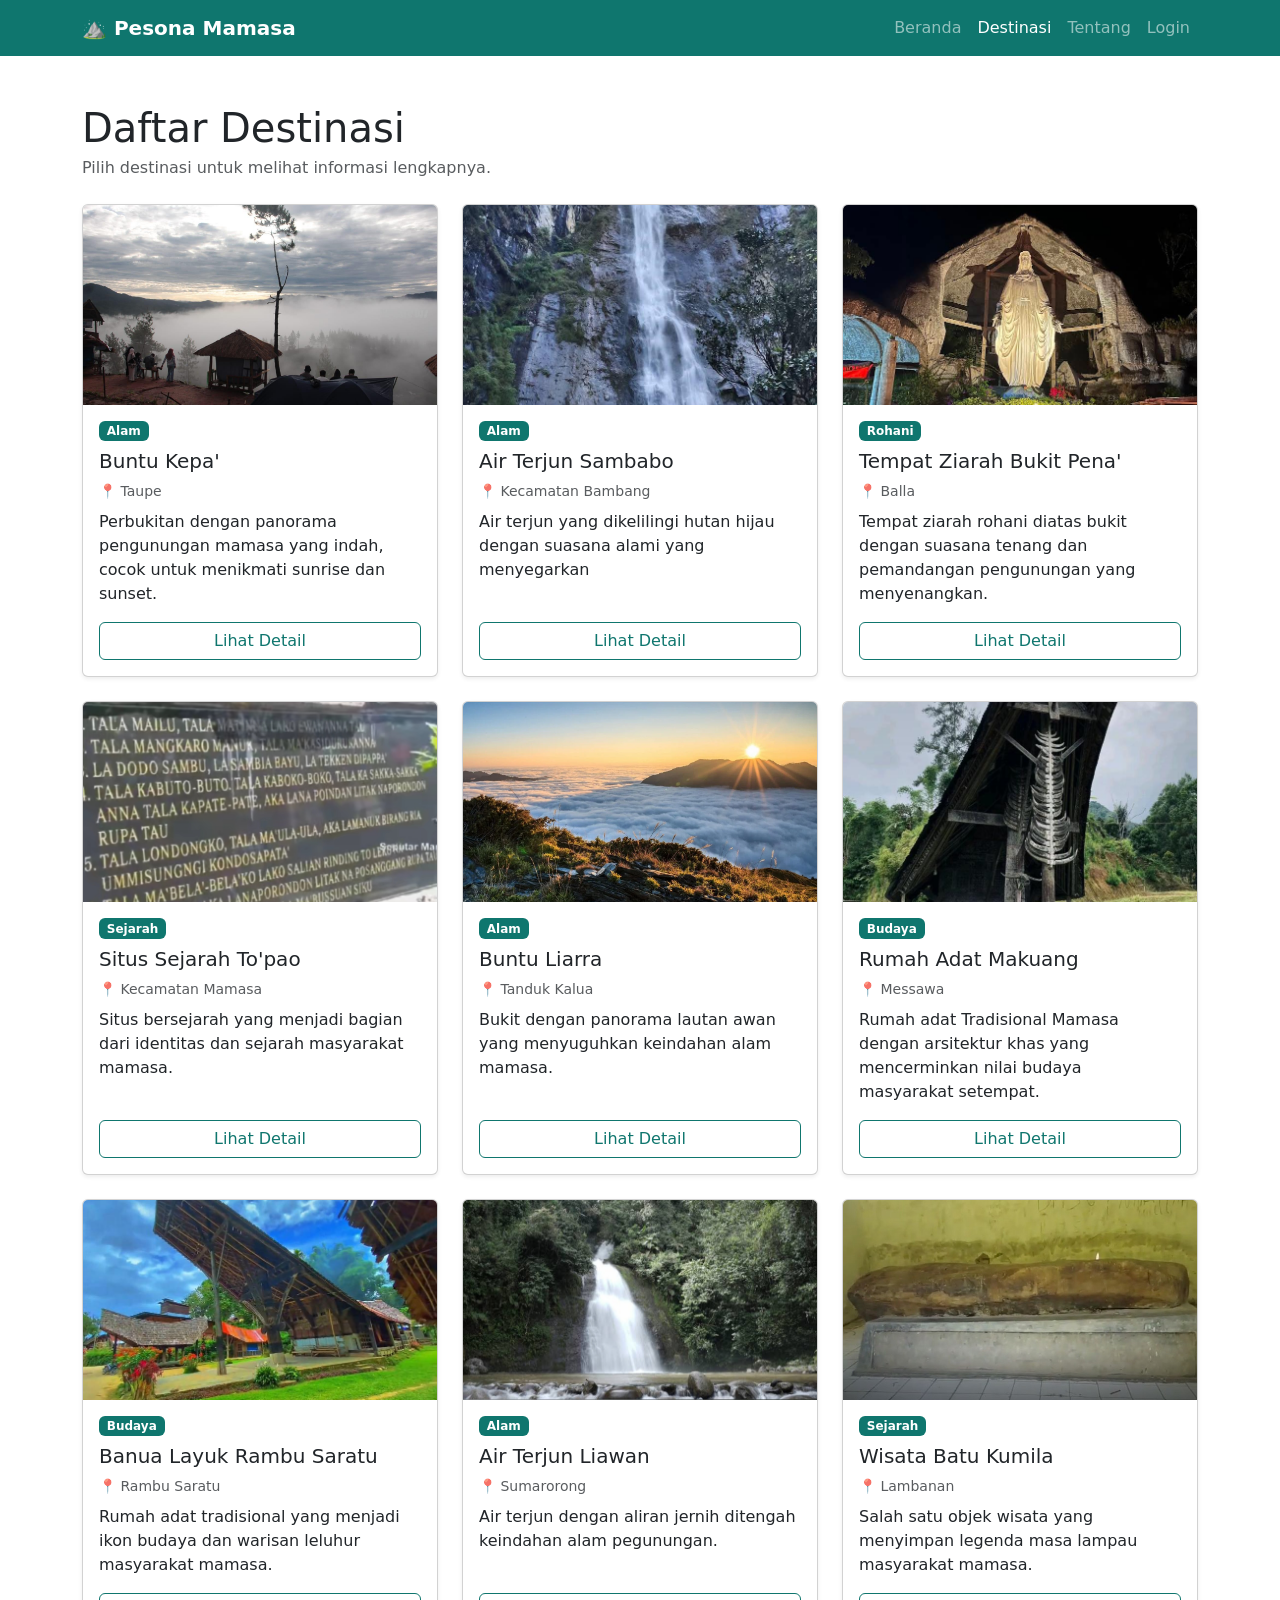
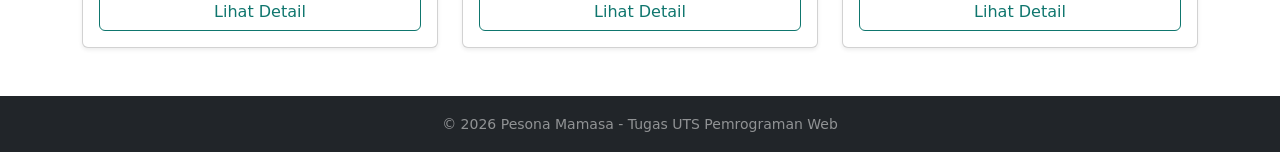
<file: destination.html>
<!DOCTYPE html>
<html lang="id">
<head>
  <meta charset="UTF-8">
  <meta name="viewport" content="width=device-width, initial-scale=1">
  <title>Destinasi | Pesona Mamasa</title>
  <link href="https://cdn.jsdelivr.net/npm/bootstrap@5.3.3/dist/css/bootstrap.min.css" rel="stylesheet">
  <link href="style.css" rel="stylesheet">
</head>
<body>
  <nav class="navbar navbar-expand-lg navbar-dark bg-teal sticky-top">
    <div class="container">
      <a class="navbar-brand fw-bold" href="index.html">⛰️ Pesona Mamasa</a>
      <button class="navbar-toggler" type="button" data-bs-toggle="collapse" data-bs-target="#menu">
        <span class="navbar-toggler-icon"></span>
      </button>
      <div class="collapse navbar-collapse" id="menu">
        <ul class="navbar-nav ms-auto">
          <li class="nav-item"><a class="nav-link" href="index.html">Beranda</a></li>
          <li class="nav-item"><a class="nav-link active" href="destination.html">Destinasi</a></li>
          <li class="nav-item"><a class="nav-link" href="tentang.html">Tentang</a></li>
          <li class="nav-item"><a class="nav-link" href="login.html">Login</a></li>
        </ul>
      </div>
    </div>
  </nav>

  <main class="container my-5">
    <h1 class="mb-1">Daftar Destinasi</h1>
    <p class="text-muted mb-4">Pilih destinasi untuk melihat informasi lengkapnya.</p>
    <div class="row g-4">

      <div class="col-md-6 col-lg-4">
        <div class="card h-100 shadow-sm">
          <img src="buntukepa.jpeg" class="card-img-top" alt="Buntu Kepa'">
          <div class="card-body d-flex flex-column">
            <span class="badge bg-teal align-self-start mb-2">Alam</span>
            <h5 class="card-title">Buntu Kepa'</h5>
            <p class="text-muted small mb-2">📍 Taupe</p>
            <p class="card-text">Perbukitan dengan panorama pengunungan mamasa yang indah, cocok untuk menikmati sunrise dan sunset.</p>
            <a href="detail.html?id=buntukepa" class="btn btn-outline-teal mt-auto">Lihat Detail</a>
          </div>
        </div>
      </div>

      <div class="col-md-6 col-lg-4">
        <div class="card h-100 shadow-sm">
          <img src="sambabo.jpeg" class="card-img-top" alt="Air Terjun Sambabo">
          <div class="card-body d-flex flex-column">
            <span class="badge bg-teal align-self-start mb-2">Alam</span>
            <h5 class="card-title">Air Terjun Sambabo</h5>
            <p class="text-muted small mb-2">📍 Kecamatan Bambang</p>
            <p class="card-text">Air terjun yang dikelilingi hutan hijau dengan suasana alami yang menyegarkan</p>
            <a href="detail.html?id=sambabo" class="btn btn-outline-teal mt-auto">Lihat Detail</a>
          </div>
        </div>
      </div>

      <div class="col-md-6 col-lg-4">
        <div class="card h-100 shadow-sm">
          <img src="PatungBukitZiarahPena.jpeg" class="card-img-top" alt="Tempat Ziarah Bukit Pena'">
          <div class="card-body d-flex flex-column">
            <span class="badge bg-teal align-self-start mb-2">Rohani</span>
            <h5 class="card-title">Tempat Ziarah Bukit Pena'</h5>
            <p class="text-muted small mb-2">📍 Balla</p>
            <p class="card-text">Tempat ziarah rohani diatas bukit dengan suasana tenang dan pemandangan pengunungan yang menyenangkan.</p>
            <a href="detail.html?id=balla" class="btn btn-outline-teal mt-auto">Lihat Detail</a>
          </div>
        </div>
      </div>

      <div class="col-md-6 col-lg-4">
        <div class="card h-100 shadow-sm">
          <img src="topao.jpeg" class="card-img-top" alt="Situs Sejarah To'pao">
          <div class="card-body d-flex flex-column">
            <span class="badge bg-teal align-self-start mb-2">Sejarah</span>
            <h5 class="card-title">Situs Sejarah To'pao</h5>
            <p class="text-muted small mb-2">📍 Kecamatan Mamasa</p>
            <p class="card-text">Situs bersejarah yang menjadi bagian dari identitas dan sejarah masyarakat mamasa.</p>
            <a href="detail.html?id=topao" class="btn btn-outline-teal mt-auto">Lihat Detail</a>
          </div>
        </div>
      </div>

      <div class="col-md-6 col-lg-4">
        <div class="card h-100 shadow-sm">
          <img src="BuntuLiarra.webp" class="card-img-top" alt="Buntu Liarra">
          <div class="card-body d-flex flex-column">
            <span class="badge bg-teal align-self-start mb-2">Alam</span>
            <h5 class="card-title">Buntu Liarra</h5>
            <p class="text-muted small mb-2">📍 Tanduk Kalua</p>
            <p class="card-text">Bukit dengan panorama lautan awan yang menyuguhkan keindahan alam mamasa.</p>
            <a href="detail.html?id=buntuliarra" class="btn btn-outline-teal mt-auto">Lihat Detail</a>
          </div>
        </div>
      </div>

      <div class="col-md-6 col-lg-4">
        <div class="card h-100 shadow-sm">
          <img src="RumahAdatMakuang.jpeg" class="card-img-top" alt="Rumah Adat Makuang">
          <div class="card-body d-flex flex-column">
            <span class="badge bg-teal align-self-start mb-2">Budaya</span>
            <h5 class="card-title">Rumah Adat Makuang</h5>
            <p class="text-muted small mb-2">📍 Messawa</p>
            <p class="card-text">Rumah adat Tradisional Mamasa dengan arsitektur khas yang mencerminkan nilai budaya masyarakat setempat.</p>
            <a href="detail.html?id=makuang" class="btn btn-outline-teal mt-auto">Lihat Detail</a>
          </div>
        </div>
      </div>

      <div class="col-md-6 col-lg-4">
        <div class="card h-100 shadow-sm">
          <img src="BanuaLayuk.jpeg" class="card-img-top" alt="Banua Layuk Rambu Saratu">
          <div class="card-body d-flex flex-column">
            <span class="badge bg-teal align-self-start mb-2">Budaya</span>
            <h5 class="card-title">Banua Layuk Rambu Saratu</h5>
            <p class="text-muted small mb-2">📍 Rambu Saratu</p>
            <p class="card-text">Rumah adat tradisional yang menjadi ikon budaya dan warisan leluhur masyarakat mamasa.</p>
            <a href="detail.html?id=banualayuk" class="btn btn-outline-teal mt-auto">Lihat Detail</a>
          </div>
        </div>
      </div>

      <div class="col-md-6 col-lg-4">
        <div class="card h-100 shadow-sm">
          <img src="Liawan.jpeg" class="card-img-top" alt="Air Terjun Liawan">
          <div class="card-body d-flex flex-column">
            <span class="badge bg-teal align-self-start mb-2">Alam</span>
            <h5 class="card-title">Air Terjun Liawan</h5>
            <p class="text-muted small mb-2">📍 Sumarorong</p>
            <p class="card-text">Air terjun dengan aliran jernih ditengah keindahan alam pegunungan.</p>
            <a href="detail.html?id=liawan" class="btn btn-outline-teal mt-auto">Lihat Detail</a>
          </div>
        </div>
      </div>

      <div class="col-md-6 col-lg-4">
        <div class="card h-100 shadow-sm">
          <img src="BatuKumila.jpg" class="card-img-top" alt="Wisata Batu Kumila">
          <div class="card-body d-flex flex-column">
            <span class="badge bg-teal align-self-start mb-2">Sejarah</span>
            <h5 class="card-title">Wisata Batu Kumila</h5>
            <p class="text-muted small mb-2">📍 Lambanan</p>
            <p class="card-text">Salah satu objek wisata yang menyimpan legenda masa lampau masyarakat mamasa.</p>
            <a href="detail.html?id=batukumila" class="btn btn-outline-teal mt-auto">Lihat Detail</a>
          </div>
        </div>
      </div>

    </div>
  </main>

  <footer class="bg-dark text-white-50 text-center py-3 mt-5">
    <small>&copy; 2026 Pesona Mamasa - Tugas UTS Pemrograman Web</small>
  </footer>
  <script src="https://cdn.jsdelivr.net/npm/bootstrap@5.3.3/dist/js/bootstrap.bundle.min.js"></script>
</body>
</html>
</file>
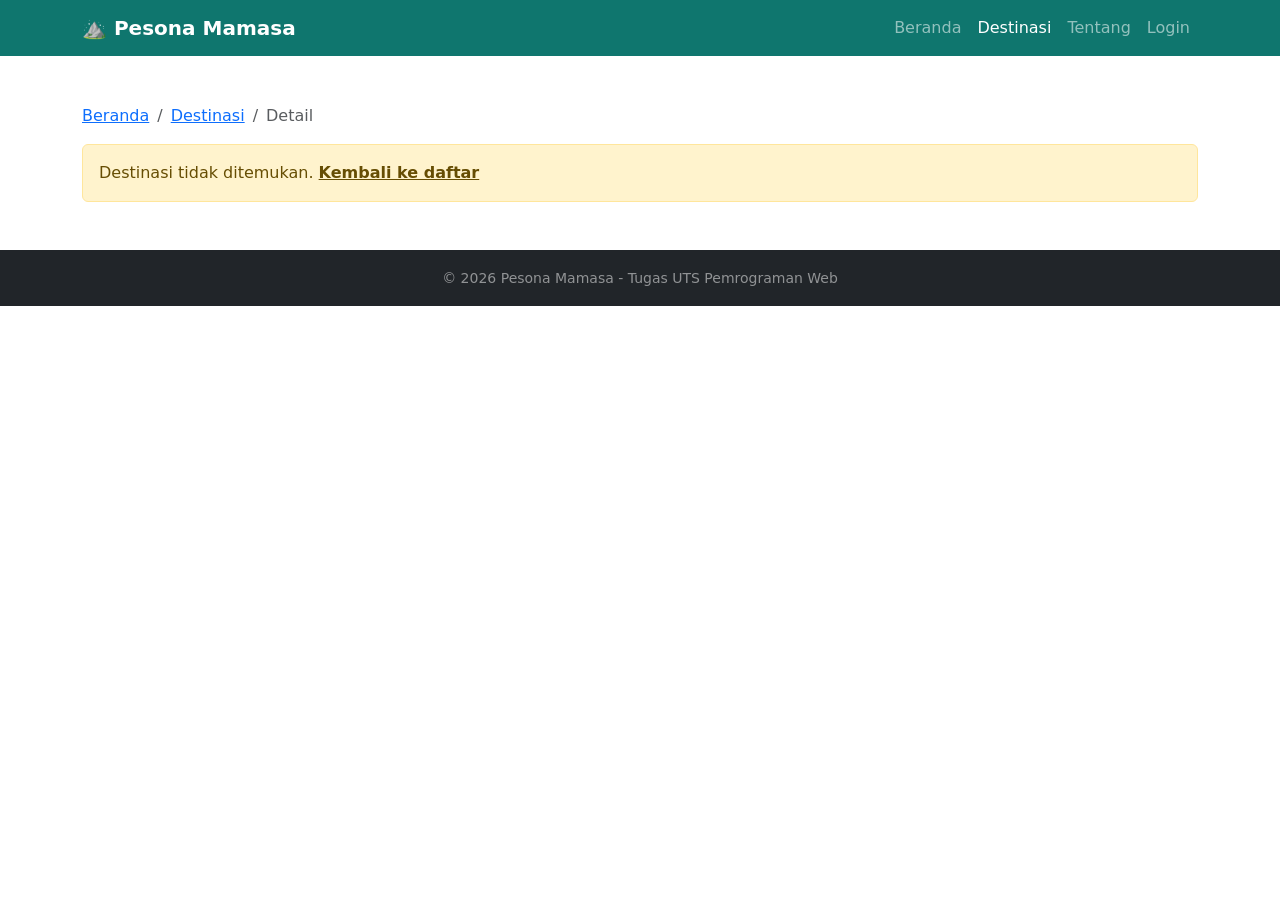
<file: detail.html>
<!DOCTYPE html>
<html lang="id">
<head>
  <meta charset="UTF-8">
  <meta name="viewport" content="width=device-width, initial-scale=1">
  <title>Detail Destinasi | Pesona Mamasa</title>
  <link href="https://cdn.jsdelivr.net/npm/bootstrap@5.3.3/dist/css/bootstrap.min.css" rel="stylesheet">
  <link href="style.css" rel="stylesheet">
</head>
<body>
  <nav class="navbar navbar-expand-lg navbar-dark bg-teal sticky-top">
    <div class="container">
      <a class="navbar-brand fw-bold" href="index.html">⛰️ Pesona Mamasa</a>
      <button class="navbar-toggler" type="button" data-bs-toggle="collapse" data-bs-target="#menu">
        <span class="navbar-toggler-icon"></span>
      </button>
      <div class="collapse navbar-collapse" id="menu">
        <ul class="navbar-nav ms-auto">
          <li class="nav-item"><a class="nav-link" href="index.html">Beranda</a></li>
          <li class="nav-item"><a class="nav-link active" href="destination.html">Destinasi</a></li>
          <li class="nav-item"><a class="nav-link" href="tentang.html">Tentang</a></li>
          <li class="nav-item"><a class="nav-link" href="login.html">Login</a></li>
        </ul>
      </div>
    </div>
  </nav>

  <main class="container my-5" id="detail">

    <nav aria-label="breadcrumb">
      <ol class="breadcrumb">
        <li class="breadcrumb-item"><a href="index.html">Beranda</a></li>
        <li class="breadcrumb-item"><a href="destination.html">Destinasi</a></li>
        <li class="breadcrumb-item active" id="namaCrumb">Detail</li>
      </ol>
    </nav>

    <div id="tidakAda" class="alert alert-warning d-none">
      Destinasi tidak ditemukan. <a href="destination.html" class="alert-link">Kembali ke daftar</a>
    </div>

    <section class="detail-item d-none" id="tondokbakaru">
      <div class="row g-4">
        <div class="col-lg-7">
          <img src="tondokbakaru.jpg" class="img-fluid rounded shadow w-100 detail-img" alt="Desa Wisata Tondok Bakaru">
        </div>
        <div class="col-lg-5">
          <span class="badge bg-hl mb-2">Desa Wisata</span>
          <h1>Desa Wisata Tondok Bakaru</h1>
          <p class="text-muted">📍 Kecamatan Mamasa<br>🕐 Cek informasi terbaru sebelum berkunjung</p>
          <p>Desa wisata ini berada di kaki Gunung Mambulilling, salah satu gunung tertinggi di Sulawesi Barat dengan ketinggian sekitar 2.741 mdpl. Pemandangannya berupa hamparan sawah hijau dan udara yang sejuk. Pada 2019 desa ini ditetapkan sebagai Desa Anggrek, dan lokasinya hanya sekitar lima menit dari pusat kota Mamasa.</p>
          <h5>Tips Berkunjung</h5>
          <ul class="list-group mb-3">
            <li class="list-group-item">Bawa jaket karena udara pegunungan sejuk.</li>
            <li class="list-group-item">Kunjungi kebun anggrek dan area persawahan.</li>
            <li class="list-group-item">Hormati warga dan jaga kebersihan desa.</li>
          </ul>
          <a href="destination.html" class="btn btn-outline-hl"> && larr; Kembali ke Daftar</a>
          <a href="index.html" class="btn btn-hl">Beranda</a>
        </div>
      </div>
    </section>


    <section class="detail-item d-none" id="tenun">
      <div class="row g-4">
        <div class="col-lg-7">
          <img src="SarungTenun.jpg" class="img-fluid rounded shadow w-100 detail-img" alt="Tenun Sambu Mamasa">
        </div>
        <div class="col-lg-5">
          <span class="badge bg-hl mb-2">Kerajinan</span>
          <h1>Tenun Sambu Mamasa</h1>
          <p class="text-muted">📍 Kabupaten Mamasa<br>🕐 Sesuai jadwal pengrajin</p>
          <p>Sambu Mamasa adalah kain tenun tradisional. Dahulu kain ini hanya dipakai kalangan bangsawan, tetapi kini lebih luas digunakan, terutama dalam upacara adat. Pengerjaannya dilakukan secara tradisional dan memakan waktu sekitar dua hingga tiga minggu.</p>
          <h5>Tips Berkunjung</h5>
          <ul class="list-group mb-3">
            <li class="list-group-item">Tanyakan makna motif kepada pengrajin.</li>
            <li class="list-group-item">Beli langsung dari pengrajin untuk mendukung ekonomi lokal.</li>
            <li class="list-group-item">Hargai proses pembuatan yang panjang.</li>
          </ul>
          <a href="destination.html" class="btn btn-outline-hl">&larr; Kembali ke Daftar</a>
          <a href="index.html" class="btn btn-hl">Beranda</a>
        </div>
      </div>
    </section>

    <section class="detail-item d-none" id="kopi">
      <div class="row g-4">
        <div class="col-lg-7">
          <img src="kopi.jpg" class="img-fluid rounded shadow w-100 detail-img" alt="Kopi Mamasa">
        </div>
        <div class="col-lg-5">
          <span class="badge bg-hl mb-2">Agrowisata</span>
          <h1>Kopi Mamasa</h1>
          <p class="text-muted">📍 Kecamatan Sumarorong dan sekitarnya<br>🕐 Sesuai jadwal pengelola kebun</p>
          <p>Kopi merupakan komoditas penting di dataran tinggi Mamasa. Di Kecamatan Sumarorong terdapat agrowisata kopi dan kakao yang tercatat dalam peraturan daerah sebagai daya tarik wisata.</p>
          <h5>Tips Berkunjung</h5>
          <ul class="list-group mb-3">
            <li class="list-group-item">Tanyakan proses dari kebun hingga cangkir kepada petani.</li>
            <li class="list-group-item">Bawa pulang biji kopi sebagai oleh-oleh.</li>
            <li class="list-group-item">Gunakan alas kaki yang nyaman di kebun.</li>
          </ul>
          <a href="destination.html" class="btn btn-outline-hl">&larr; Kembali ke Daftar</a>
          <a href="index.html" class="btn btn-hl">Beranda</a>
        </div>
      </div>
    </section>

    <section class="detail-item d-none" id="buntukepa">
      <div class="row g-4">
        <div class="col-lg-7">
          <img src="buntukepa.jpeg" class="img-fluid rounded shadow w-100 detail-img" alt="Buntu Kepa">
        </div>
        <div class="col-lg-5">
          <span class="badge bg-hl mb-2">Alam &amp; Budaya</span>
          <h1>Buntu Kepa</h1>
          <p class="text-muted">📍 Kecamatan Mamasa<br>🕐 Cek informasi terbaru sebelum berkunjung</p>
          <p>Buntu Kepa’ merupakan destinasi wisata bak negeri diatas awan di Mamasa, menawarkan panorama alam yang memukau dengan hamparan awan yang membentang luas di bawah kaki.</p>
          <h5>Tips Berkunjung</h5>
          <ul class="list-group mb-3">
            <li class="list-group-item">Datang saat cuaca cerah agar pemandangan lebih jelas.</li>
            <li class="list-group-item">Gunakan alas kaki yang nyaman untuk berjalan di bukit.</li>
            <li class="list-group-item">Bawa jaket karena udara cukup dingin.</li>
          </ul>
          <a href="destination.html" class="btn btn-outline-hl">&larr; Kembali ke Daftar</a>
          <a href="index.html" class="btn btn-hl">Beranda</a>
        </div>
      </div>
    </section>

    <section class="detail-item d-none" id="balla">
      <div class="row g-4">
        <div class="col-lg-7">
          <img src="PatungBukitZiarahPena.jpeg" class="img-fluid rounded shadow w-100 detail-img" alt="Bukit Ziarah Pena">
        </div>
        <div class="col-lg-5">
          <span class="badge bg-hl mb-2">Wisata Rohani</span>
          <h1>Bukit Ziarah Pena</h1>
          <p class="text-muted">📍 Desa Balla, Kabupaten Mamasa<br>🕐 Cek informasi terbaru sebelum berkunjung</p>
          <p>Patung setinggi 12 meter ini berdiri di atas bukit bernama Ziarah Pena. Pada 2022, Penjabat Gubernur Sulawesi Barat menyebutnya sebagai patung Bunda Maria tertua di Indonesia dan berpotensi menjadi wisata rohani unggulan.</p>
          <h5>Tips Berkunjung</h5>
          <ul class="list-group mb-3">
            <li class="list-group-item">Jaga ketenangan karena ini tempat ziarah.</li>
            <li class="list-group-item">Berpakaian sopan.</li>
            <li class="list-group-item">Siapkan tenaga untuk naik ke area bukit.</li>
          </ul>
          <a href="destination.html" class="btn btn-outline-hl">&larr; Kembali ke Daftar</a>
          <a href="index.html" class="btn btn-hl">Beranda</a>
        </div>
      </div>
    </section>


    <section class="detail-item d-none" id="sambabo">
      <div class="row g-4">
        <div class="col-lg-7">
          <img src="sambabo.jpeg" class="img-fluid rounded shadow w-100 detail-img" alt="Air Terjun Sambabo">
        </div>
        <div class="col-lg-5">
          <span class="badge bg-hl mb-2">Alam</span>
          <h1>Air Terjun Sambabo</h1>
          <p class="text-muted">📍 Kecamatan Bambang, Kabupaten Mamasa<br>🕐 Pagi hingga siang hari, dengan memperhatikan cuaca.</p>
          <p>Air Terjun Sambabo merupakan salah satu daya tarik alam Mamasa yang terkenal dengan aliran air yang tinggi dan lingkungan pegunungan yang masih hijau. Perjalanan menuju lokasi menjadi bagian dari pengalaman wisata alam.</p>
          <h5>Tips Berkunjung</h5>
          <ul class="list-group mb-3">
            <li class="list-group-item">Gunakan alas kaki anti licin.</li>
            <li class="list-group-item">Bawa kembali sampahmu.</li>
            <li class="list-group-item">Cek kondisi cuaca dan akses jalan sebelum berangkat.</li>
          </ul>
          <a href="destination.html" class="btn btn-outline-hl">&larr; Kembali ke Daftar</a>
          <a href="index.html" class="btn btn-hl">Beranda</a>
        </div>
      </div>
    </section>

    <section class="detail-item d-none" id="topao">
      <div class="row g-4">
        <div class="col-lg-7">
          <img src="topao.jpeg" class="img-fluid rounded shadow w-100 detail-img" alt="Situs Sejarah To'pao">
        </div>
        <div class="col-lg-5">
          <span class="badge bg-hl mb-2">Sejarah</span>
          <h1>Situs Sejarah To'pao</h1>
          <p class="text-muted">📍 Kecamatan Mamasa<br>🕐 Pagi hingga Sore</p>
          <p>Situs To'pao merupakan salah satu tempat bersejarah yang berkaitan dengan identitas dan sejarah masyarakat Mamasa. Destinasi ini dapat menjadi pilihan bagi pengunjung yang ingin mengenal cerita masa lalu daerah tersebut.</p>
          <h5>Tips Berkunjung</h5>
          <ul class="list-group mb-3">
            <li class="list-group-item">Cari informasi sejarah dari sumber lokal yang tepercaya.</li>
            <li class="list-group-item">Jaga kebersihan dan kelestarian situs.</li>
            <li class="list-group-item">Jangan merusak atau memindahkan benda yang memiliki nilai sejarah.</li>
          </ul>
          <a href="destination.html" class="btn btn-outline-hl">&larr; Kembali ke Daftar</a>
          <a href="index.html" class="btn btn-hl">Beranda</a>
        </div>
      </div>
    </section>

    <section class="detail-item d-none" id="liawan">
      <div class="row g-4">
        <div class="col-lg-7">
          <img src="Liawan.jpeg" class="img-fluid rounded shadow w-100 detail-img" alt="Air Terjun Liawan">
        </div>
        <div class="col-lg-5">
          <span class="badge bg-hl mb-2">Alam</span>
          <h1>Air Terjun Liawan</h1>
          <p class="text-muted">📍 Desa Tadisi, Kecamatan Sumarorong<br>🕐 Pagi hari hingga sore</p>
          <p>Air Terjun Sarambu Liawan menawarkan pemandangan air yang mengalir di tengah lingkungan hijau khas pegunungan Mamasa. Tempat ini cocok bagi pengunjung yang ingin menikmati suasana alam dan mendengarkan suara aliran air.</p>
          <h5>Tips Berkunjung</h5>
          <ul class="list-group mb-3">
            <li class="list-group-item">Periksa kondisi akses menuju air terjun.</li>
            <li class="list-group-item">Berhati-hati di sekitar batu yang licin.</li>
            <li class="list-group-item">Jaga kebersihan lingkungan dan jangan meninggalkan sampah.</li>
          </ul>
          <a href="destination.html" class="btn btn-outline-hl">&larr; Kembali ke Daftar</a>
          <a href="index.html" class="btn btn-hl">Beranda</a>
        </div>
      </div>
    </section>

    <section class="detail-item d-none" id="banualayuk">
      <div class="row g-4">
        <div class="col-lg-7">
          <img src="BanuaLayuk.jpeg" class="img-fluid rounded shadow w-100 detail-img" alt="Banua Layuk Rambu Saratu">
        </div>
        <div class="col-lg-5">
          <span class="badge bg-hl mb-2">Budaya</span>
          <h1>Banua Layuk Rambu Saratu</h1>
          <p class="text-muted">📍 Desa Rambusaratu, Kecamatan Mamasa<br>🕐 Pagi hingga sore hari, dengan menyesuaikan izin kunjungan.</p>
          <p>Banua Layuk merupakan rumah adat tradisional Mamasa yang memiliki nilai sejarah dan budaya. Nama Banua Layuk secara umum dimaknai sebagai rumah tinggi. Rumah adat ini menjadi salah satu simbol identitas masyarakat Mamasa.</p>
          <h5>Tips Berkunjung</h5>
          <ul class="list-group mb-3">
            <li class="list-group-item">Hormati aturan adat yang berlaku.</li>
            <li class="list-group-item">Mintalah izin sebelum mengambil foto bagian dalam rumah.</li>
            <li class="list-group-item">Jaga ketenangan selama berkunjung.</li>
          </ul>
          <a href="destination.html" class="btn btn-outline-hl">&larr; Kembali ke Daftar</a>
          <a href="index.html" class="btn btn-hl">Beranda</a>
        </div>
      </div>
    </section>

    <section class="detail-item d-none" id="batukumila">
      <div class="row g-4">
        <div class="col-lg-7">
          <img src="BatuKumila.jpg" class="img-fluid rounded shadow w-100 detail-img" alt="Wisata Batu Kumila">
        </div>
        <div class="col-lg-5">
          <span class="badge bg-hl mb-2">Sejarah</span>
          <h1>Wisata Batu Kumila</h1>
          <p class="text-muted">📍 Kecamatan Mamasa<br>🕐 Pagi hingga Sore</p>
          <p>Batu Kumila adalah objek wisata sejarah dan legenda di Kabupaten Mamasa, Sulawesi Barat, yang terletak di Desa Lambanan, Kecamatan Mamasa, sekitar 10 kilometer dari Kota Mamasa. Tempat ini terkenal karena wujud batu unik yang dipercaya warga setempat dapat bertumbuh dan menyimpan kisah kutukan.</p>
          <h5>Tips Berkunjung</h5>
          <ul class="list-group mb-3">
            <li class="list-group-item">Cari informasi sejarah dari sumber lokal yang tepercaya.</li>
            <li class="list-group-item">Jaga kebersihan dan kelestarian situs.</li>
            <li class="list-group-item">Jangan merusak atau memindahkan benda yang memiliki nilai sejarah.</li>
          </ul>
          <a href="destination.html" class="btn btn-outline-hl">&larr; Kembali ke Daftar</a>
          <a href="index.html" class="btn btn-hl">Beranda</a>
        </div>
      </div>
    </section>

    <section class="detail-item d-none" id="makuang">
      <div class="row g-4">
        <div class="col-lg-7">
          <img src="RumahAdatMakuang.jpeg" class="img-fluid rounded shadow w-100 detail-img" alt="Rumah adat Makuang">
        </div>
        <div class="col-lg-5">
          <span class="badge bg-hl mb-2">Budaya</span>
          <h1>Rumah adat Makuang</h1>
          <p class="text-muted">📍 Kecamatan Messawa<br>🕐 Pagi hari hingga Sore</p>
          <p>Rumah Adat Makuang merupakan salah satu rumah adat tradisional Mamasa yang masih mempertahankan bentuk arsitektur khas daerah. Bangunan ini menjadi bagian dari warisan budaya yang mencerminkan kehidupan dan nilai-nilai masyarakat setempat.</p>
          <h5>Tips Berkunjung</h5>
          <ul class="list-group mb-3">
            <li class="list-group-item">Mintalah izin kepada warga sebelum berkunjung.</li>
            <li class="list-group-item">Hormati lingkungan sekitar rumah adat.</li>
            <li class="list-group-item">Jangan merusak atau memindahkan benda yang memiliki nilai sejarah.</li>
          </ul>
          <a href="destination.html" class="btn btn-outline-hl">&larr; Kembali ke Daftar</a>
          <a href="index.html" class="btn btn-hl">Beranda</a>
        </div>
      </div>
    </section>

    <section class="detail-item d-none" id="buntuliarra">
      <div class="row g-4">
        <div class="col-lg-7">
          <img src="BuntuLiarra.webp" class="img-fluid rounded shadow w-100 detail-img" alt="Buntu Liarra">
        </div>
        <div class="col-lg-5">
          <span class="badge bg-hl mb-2">Alam</span>
          <h1>Buntu Liarra</h1>
          <p class="text-muted">📍 Kecamatan Tanduk Kalua, Kabupaten Mamasa<br>🕐 Pagi hari, sekitar pukul 04.30–08.00 WITA untuk peluang melihat lautan awan.</p>
          <p>Buntu Liarra dikenal sebagai Negeri di Atas Awan Mamasa. Dari kawasan perbukitan ini, pengunjung dapat menikmati panorama pegunungan dan hamparan awan yang menyelimuti lembah ketika kondisi cuaca mendukung.</p>
          <h5>Tips Berkunjung</h5>
          <ul class="list-group mb-3">
            <li class="list-group-item">Berangkat lebih awal bersama pendamping yang mengenal jalur.</li>
            <li class="list-group-item">Gunakan jaket dan alas kaki yang sesuai.</li>
            <li class="list-group-item">Periksa cuaca dan kondisi jalan sebelum berangkat.</li>
          </ul>
          <a href="destination.html" class="btn btn-outline-hl">&larr; Kembali ke Daftar</a>
          <a href="index.html" class="btn btn-hl">Beranda</a>
        </div>
      </div>
    </section>

  </main>

  <footer class="bg-dark text-white-50 text-center py-3 mt-5">
    <small>&copy; 2026 Pesona Mamasa - Tugas UTS Pemrograman Web</small>
  </footer>
  <script src="https://cdn.jsdelivr.net/npm/bootstrap@5.3.3/dist/js/bootstrap.bundle.min.js"></script>
  <script src="script.js"></script>
  
</body>
</html>
</file>
<file: style.css>
:root { --teal: #0f766e; }

.bg-teal { background-color: var(--teal) !important; }
.badge.bg-teal { background-color: var(--teal) !important; }

.btn-teal { background-color: var(--teal); color: #fff; }
.btn-teal:hover { background-color: #0b5d57; color: #fff; }

.btn-outline-teal { border-color: var(--teal); color: var(--teal); }
.btn-outline-teal:hover { background-color: var(--teal); color: #fff; }

.hero {
  min-height: 70vh;
  background: linear-gradient(rgba(0,0,0,.5), rgba(0,0,0,.5)),
              url("../images/hero.jpg") center/cover,
              var(--teal);
}

.card-img-top { height: 200px; object-fit: cover; background: #cbd5e1; }
.card { transition: transform .2s; }
.card:hover { transform: translateY(-4px); }
</file>
